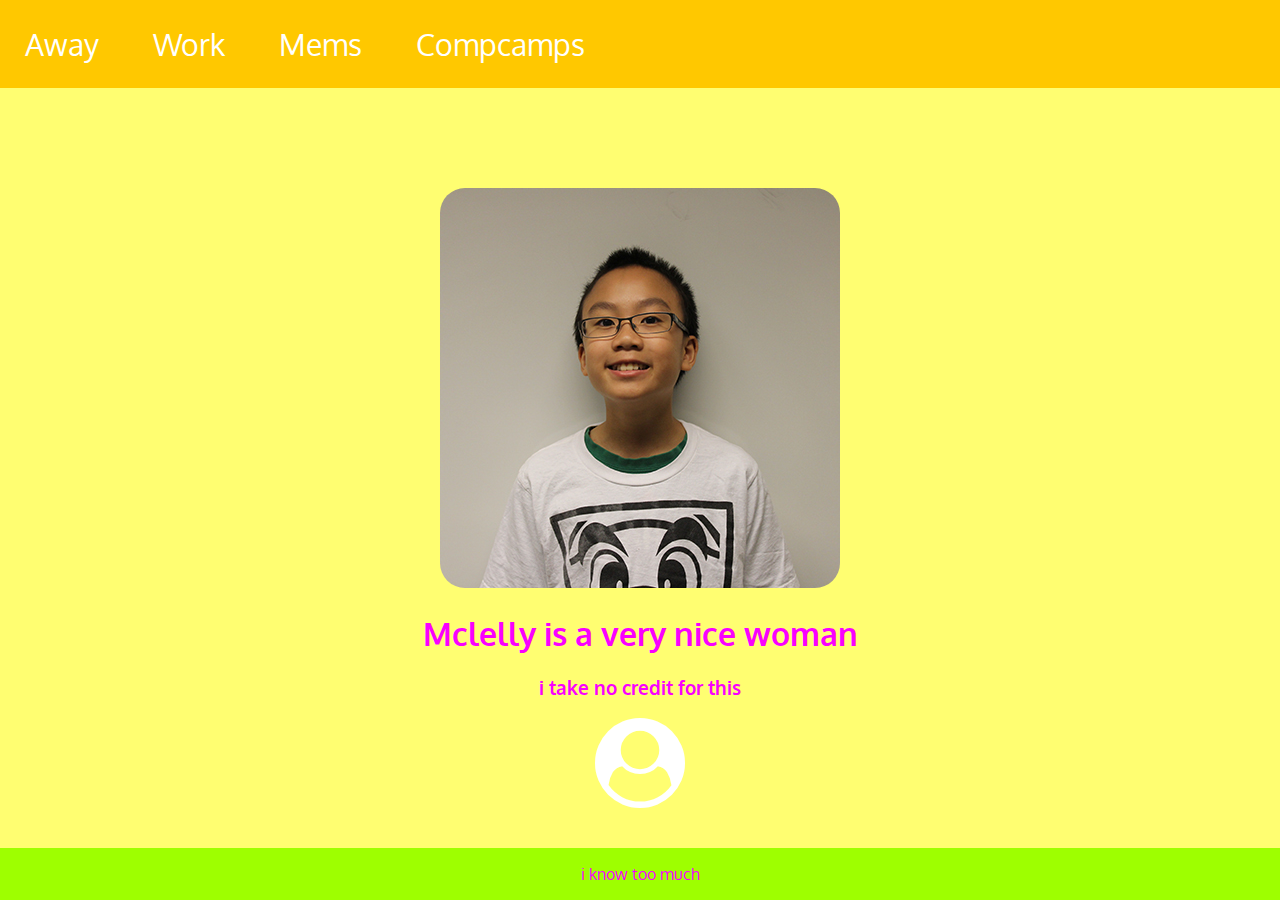
<file: index.html>
<!DOCTYPE html>
<html>
  <head>
    <title> you smell </title>
    <link href="css/magic.css" rel="stylesheet">
    <link href="https://fonts.googleapis.com/css?family=Oxygen" rel="stylesheet">
    <link href="https://maxcdn.bootstrapcdn.com/font-awesome/4.7.0/css/font-awesome.min.css" rel="stylesheet" integrity="sha384-wvfXpqpZZVQGK6TAh5PVlGOfQNHSoD2xbE+QkPxCAFlNEevoEH3Sl0sibVcOQVnN" crossorigin="anonymous">
  </head>

  <body>
    <div class="nav">
        <ul>
          <li class="nav-link"><a href="index.html">Away</a></li>
          <li class="nav-link"><a href="project.html">Work</a></li>
          <li class="nav-link"><a href="realproject.html">Mems</a></li>
          <li class="nav-link"><a href="http://compcamps.com">Compcamps</a></li>
        </ul>
      </div>
      <div class="container">
        <img src="img/mluu.jpg" alt="bad child" class="image"/>
        <h1> Mclelly is a very nice woman </h1>
        <h3> i take no credit for this </h3>
        <p>  </p>
        <a href="https://discord.gg/eQvMHng"><i class="fa fa-user-circle fa-3x"></i></a>
      </div>
      <div class="footer">i know too much</div>
  </body>

</html>
</file>
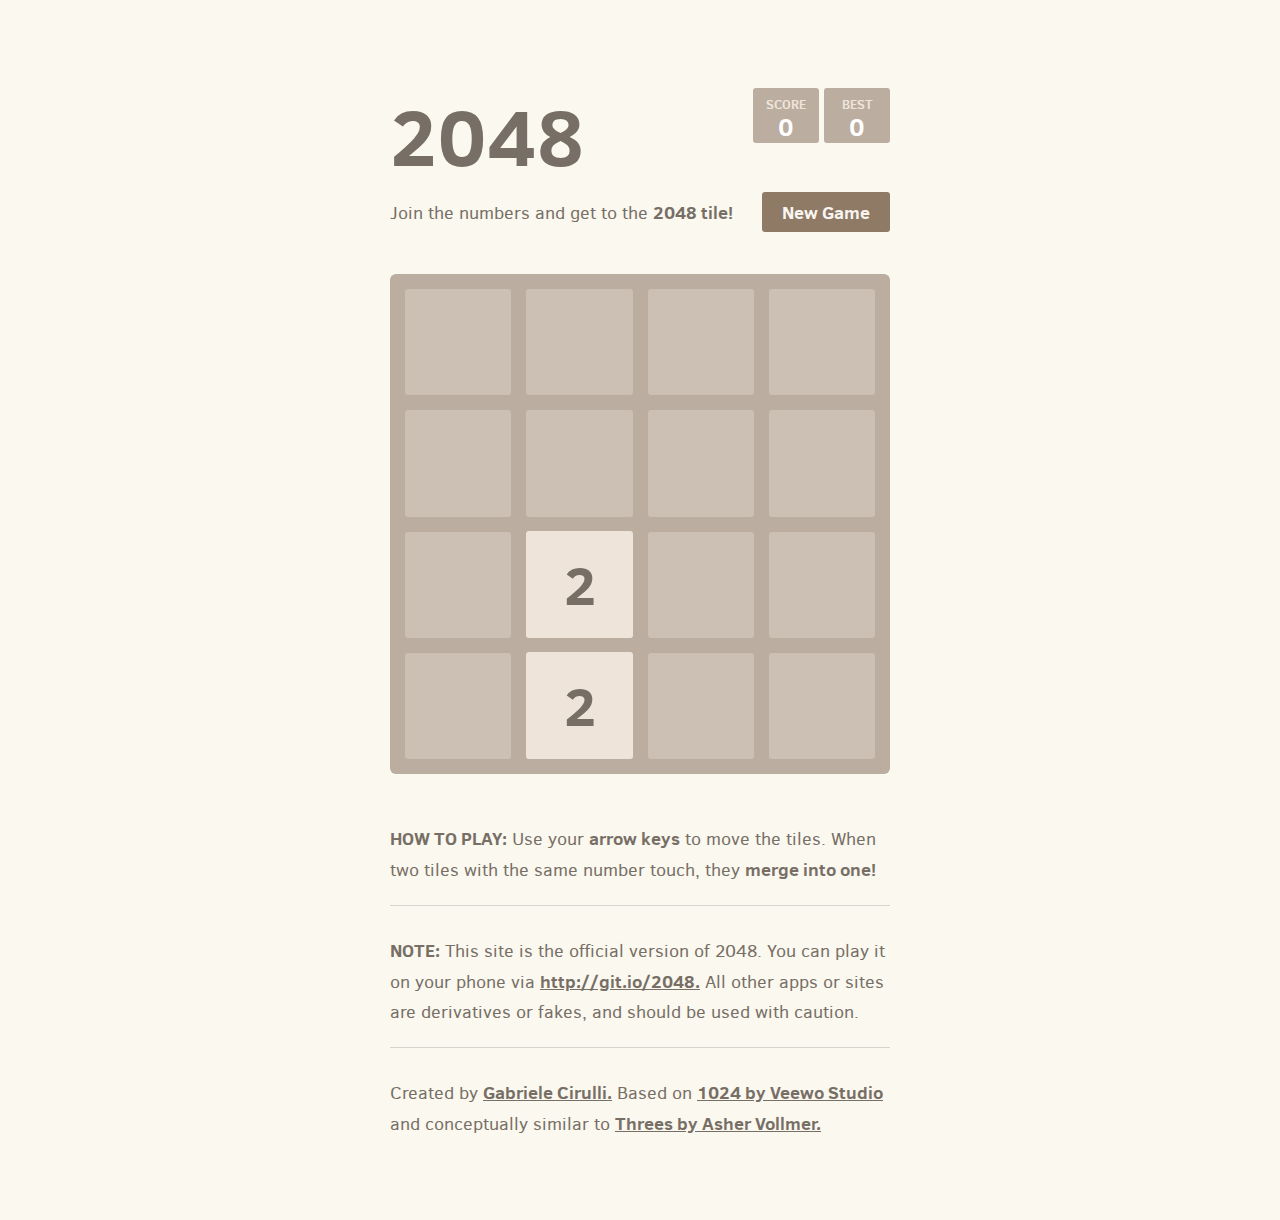
<file: 2048-master/index.html>
<!DOCTYPE html>
<html>
<head>
  <meta charset="utf-8">
  <title>2048</title>

  <link href="style/main.css" rel="stylesheet" type="text/css">
  <link rel="shortcut icon" href="favicon.ico">
  <link rel="apple-touch-icon" href="meta/apple-touch-icon.png">
  <link rel="apple-touch-startup-image" href="meta/apple-touch-startup-image-640x1096.png" media="(device-width: 320px) and (device-height: 568px) and (-webkit-device-pixel-ratio: 2)"> <!-- iPhone 5+ -->
  <link rel="apple-touch-startup-image" href="meta/apple-touch-startup-image-640x920.png"  media="(device-width: 320px) and (device-height: 480px) and (-webkit-device-pixel-ratio: 2)"> <!-- iPhone, retina -->
  <meta name="apple-mobile-web-app-capable" content="yes">
  <meta name="apple-mobile-web-app-status-bar-style" content="black">

  <meta name="HandheldFriendly" content="True">
  <meta name="MobileOptimized" content="320">
  <meta name="viewport" content="width=device-width, target-densitydpi=160dpi, initial-scale=1.0, maximum-scale=1, user-scalable=no, minimal-ui">
</head>
<body>
  <div class="container">
    <div class="heading">
      <h1 class="title">2048</h1>
      <div class="scores-container">
        <div class="score-container">0</div>
        <div class="best-container">0</div>
      </div>
    </div>

    <div class="above-game">
      <p class="game-intro">Join the numbers and get to the <strong>2048 tile!</strong></p>
      <a class="restart-button">New Game</a>
    </div>

    <div class="game-container">
      <div class="game-message">
        <p></p>
        <div class="lower">
	        <a class="keep-playing-button">Keep going</a>
          <a class="retry-button">Try again</a>
        </div>
      </div>

      <div class="grid-container">
        <div class="grid-row">
          <div class="grid-cell"></div>
          <div class="grid-cell"></div>
          <div class="grid-cell"></div>
          <div class="grid-cell"></div>
        </div>
        <div class="grid-row">
          <div class="grid-cell"></div>
          <div class="grid-cell"></div>
          <div class="grid-cell"></div>
          <div class="grid-cell"></div>
        </div>
        <div class="grid-row">
          <div class="grid-cell"></div>
          <div class="grid-cell"></div>
          <div class="grid-cell"></div>
          <div class="grid-cell"></div>
        </div>
        <div class="grid-row">
          <div class="grid-cell"></div>
          <div class="grid-cell"></div>
          <div class="grid-cell"></div>
          <div class="grid-cell"></div>
        </div>
      </div>

      <div class="tile-container">

      </div>
    </div>

    <p class="game-explanation">
      <strong class="important">How to play:</strong> Use your <strong>arrow keys</strong> to move the tiles. When two tiles with the same number touch, they <strong>merge into one!</strong>
    </p>
    <hr>
    <p>
    <strong class="important">Note:</strong> This site is the official version of 2048. You can play it on your phone via <a href="http://git.io/2048">http://git.io/2048.</a> All other apps or sites are derivatives or fakes, and should be used with caution.
    </p>
    <hr>
    <p>
    Created by <a href="http://gabrielecirulli.com" target="_blank">Gabriele Cirulli.</a> Based on <a href="https://itunes.apple.com/us/app/1024!/id823499224" target="_blank">1024 by Veewo Studio</a> and conceptually similar to <a href="http://asherv.com/threes/" target="_blank">Threes by Asher Vollmer.</a>
    </p>
  </div>

  <script src="js/bind_polyfill.js"></script>
  <script src="js/classlist_polyfill.js"></script>
  <script src="js/animframe_polyfill.js"></script>
  <script src="js/keyboard_input_manager.js"></script>
  <script src="js/html_actuator.js"></script>
  <script src="js/grid.js"></script>
  <script src="js/tile.js"></script>
  <script src="js/local_storage_manager.js"></script>
  <script src="js/game_manager.js"></script>
  <script src="js/application.js"></script>
</body>
</html>
</file>
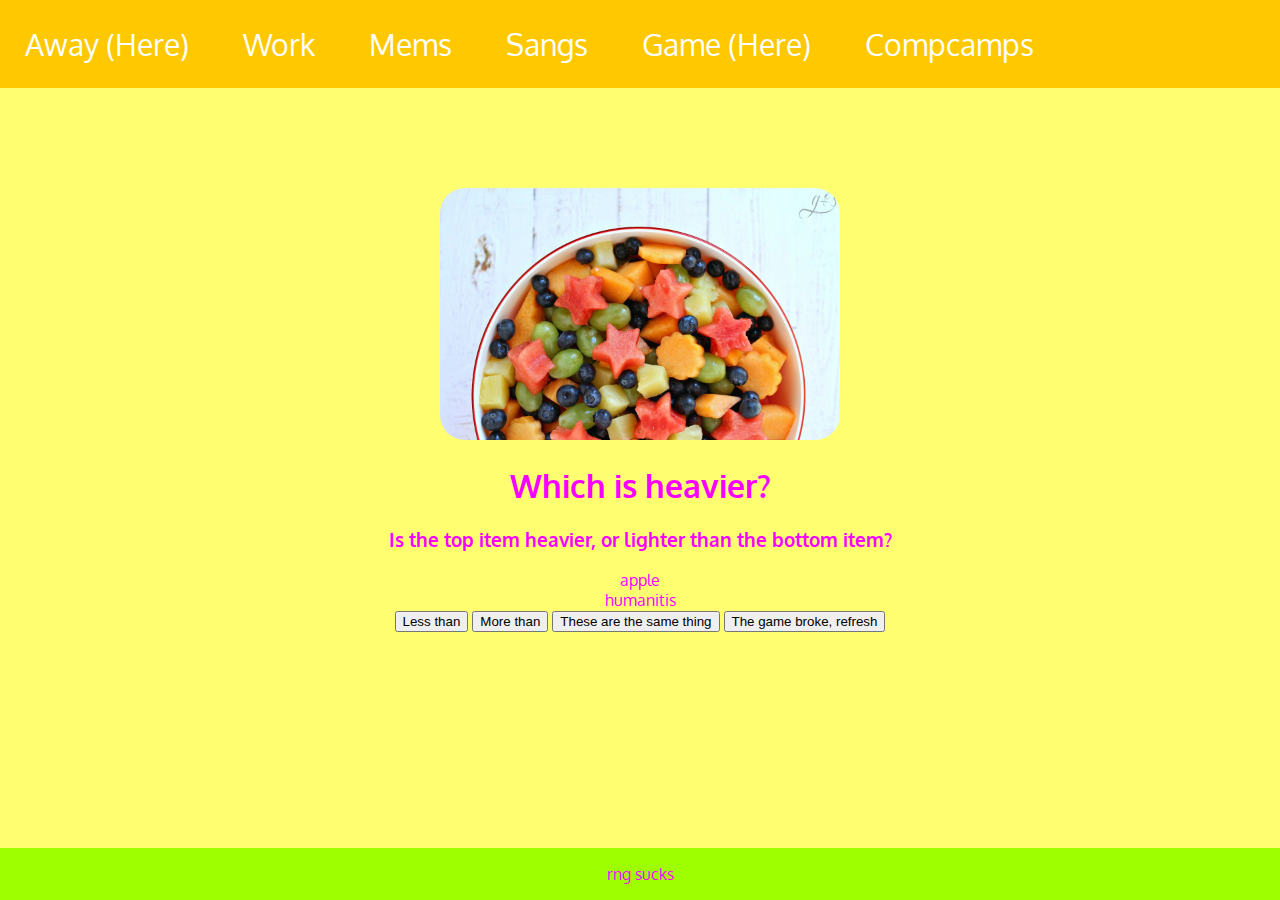
<file: fun.html>
<!DOCTYPE html>
<html>
  <head>
    <title> you laugh </title>
    <link href="css/magic.css" rel="stylesheet">
    <link href="https://fonts.googleapis.com/css?family=Oxygen" rel="stylesheet">
    <link href="https://maxcdn.bootstrapcdn.com/font-awesome/4.7.0/css/font-awesome.min.css" rel="stylesheet" integrity="sha384-wvfXpqpZZVQGK6TAh5PVlGOfQNHSoD2xbE+QkPxCAFlNEevoEH3Sl0sibVcOQVnN" crossorigin="anonymous">
  </head>

  <body>
    <div class="nav">
        <ul>
          <li class="nav-link"><a href="index.html">Away (Here)</a></li>
          <li class="nav-link"><a href="project.html">Work</a></li>
          <li class="nav-link"><a href="realproject.html">Mems</a></li>
          <li class="nav-link"><a href="music.html">Sangs</a></li>
          <li class="nav-link"><a href="fun.html">Game (Here)</a></li>
          <li class="nav-link"><a href="http://compcamps.com">Compcamps</a></li>
        </ul>
      </div>
      <div class="container">
        <img src="img/Easy-Fruit-Salad.jpg" alt="COOLRANGE DORITOS" class="image"/>
        <h1> Which is heavier? </h1>
        <h3> Is the top item heavier, or lighter than the bottom item? </h3>
        <div class="game">
          <div class="first">
          </div>
          <div class="second">
          </div>

        <button type="button" button id="first">Less than</button>
        <button type="button" button id="second">More than</button>
        <button type="button" button id="third">These are the same thing</button>
        <button type="button" button id="fourth">The game broke, refresh</button>
      </div>
        <script src="js/game.js"></script>
      </div>
      <div class="footer">rng sucks</div>
  </body>

</html>
</file>
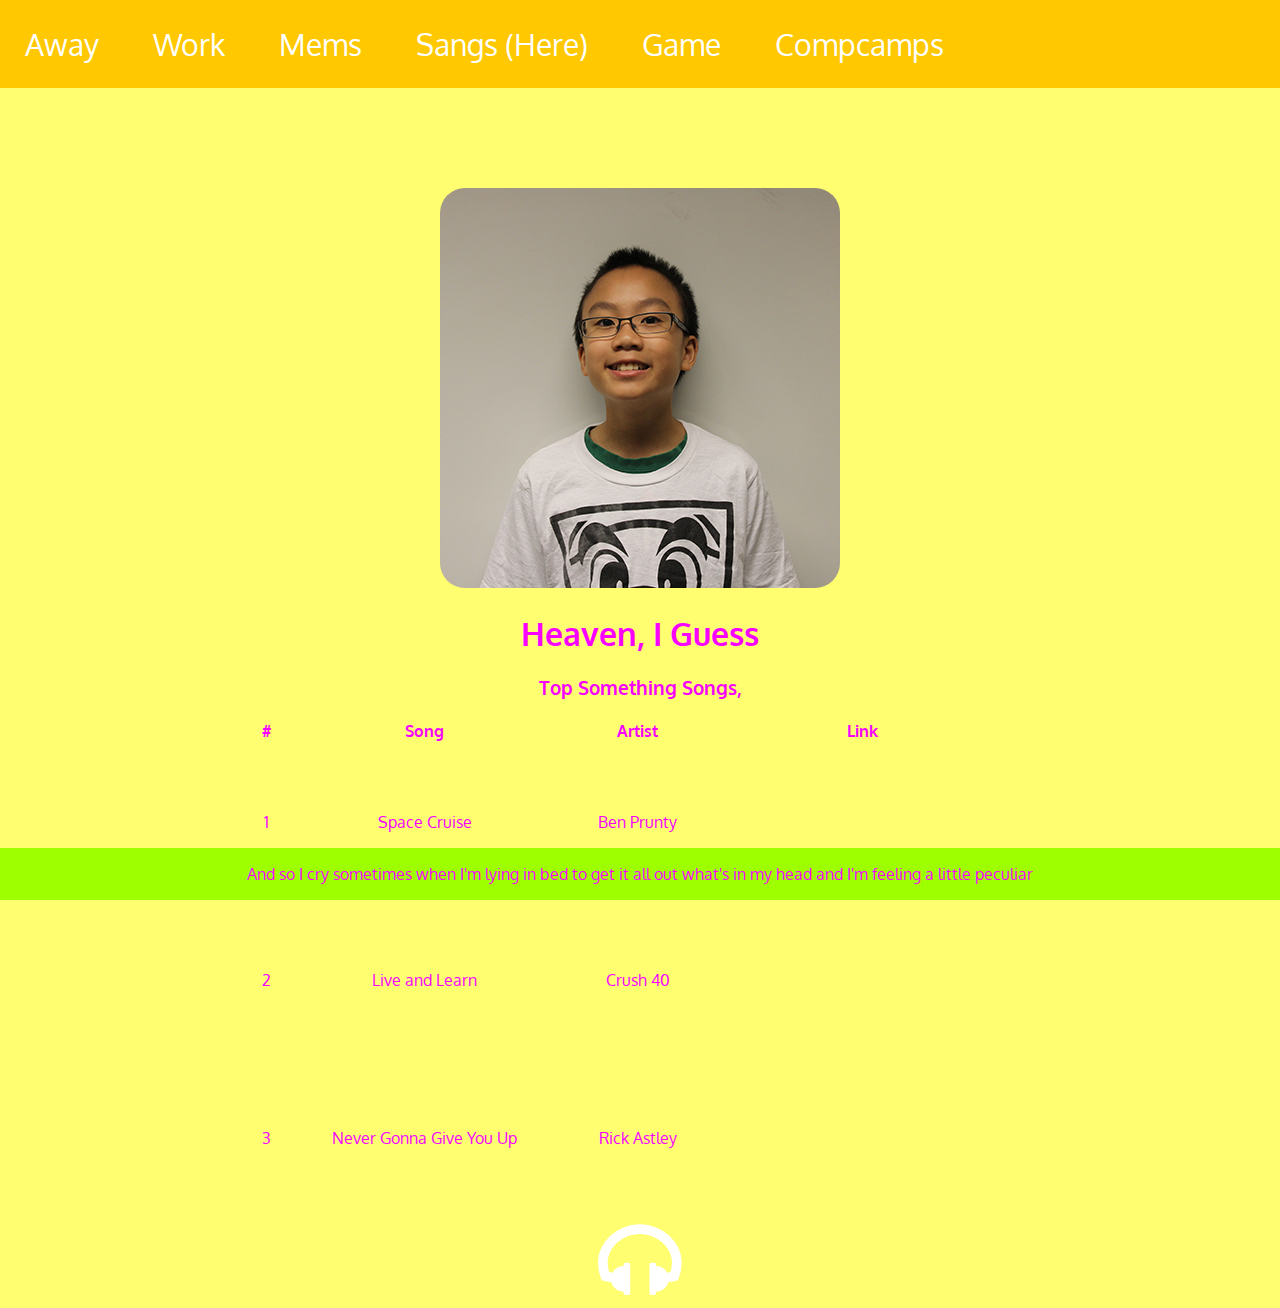
<file: music.html>
<!DOCTYPE html>
<html>
  <head>
    <title> you hear </title>
    <link href="css/magic.css" rel="stylesheet">
    <link href="https://fonts.googleapis.com/css?family=Oxygen" rel="stylesheet">
    <link href="https://maxcdn.bootstrapcdn.com/font-awesome/4.7.0/css/font-awesome.min.css" rel="stylesheet" integrity="sha384-wvfXpqpZZVQGK6TAh5PVlGOfQNHSoD2xbE+QkPxCAFlNEevoEH3Sl0sibVcOQVnN" crossorigin="anonymous">
  </head>

  <body>
    <div class="nav">
        <ul>
          <li class="nav-link"><a href="index.html">Away</a></li>
          <li class="nav-link"><a href="project.html">Work</a></li>
          <li class="nav-link"><a href="realproject.html">Mems</a></li>
          <li class="nav-link"><a class="active" href="music.html">Sangs (Here)</a></li>
          <li class="nav-link"><a href="fun.html">Game</a></li>
          <li class="nav-link"><a href="http://compcamps.com">Compcamps</a></li>
        </ul>
      </div>
      <div class="container">
        <img src="img/mluu.jpg" alt="bad child" class="image"/>
        <h1> Heaven, I Guess </h1>
        <h3> Top Something Songs, </h3>
        <table>
          <thead>
            <tr>
              <th>#</th>
              <th>Song</th>
              <th>Artist</th>
              <th>Link</th>
            </tr>
          </thead>
          <tbody>
          </tbody>
        </table>
        <a href=""><i class="fa fa-headphones fa-3x"></i></a>
      </div>
      <script src="js/othermain.js"></script>
      <div class="footer">And so I cry sometimes when I'm lying in bed to get it all out what's in my head and I'm feeling a little peculiar</div>
  </body>

</html>
<!--i'm so proud of myself-->
<!--<tr>
  <td>1</td>
  <td>Space Cruise</td>
  <td>Ben Prunty</td>
  <td><iframe src="https://www.youtube.com/embed/WiXWfxHHdAU" frameborder="0" allowfullscreen></iframe></td>
</tr>
<tr>
  <td>2</td>
  <td>Live and Learn</td>
  <td>Crush 40</td>
  <td><iframe src="https://www.youtube.com/embed/3gPBmDptqlQ" frameborder="0" allowfullscreen></iframe></td>
</tr>
<tr>
  <td>3</td>
  <td>Never Gonna Give You Up</td>
  <td>Rick Astley</td>
  <td><iframe src="https://www.youtube.com/embed/dQw4w9WgXcQ" frameborder="0" allowfullscreen></iframe></td>
</tr>-->
</file>
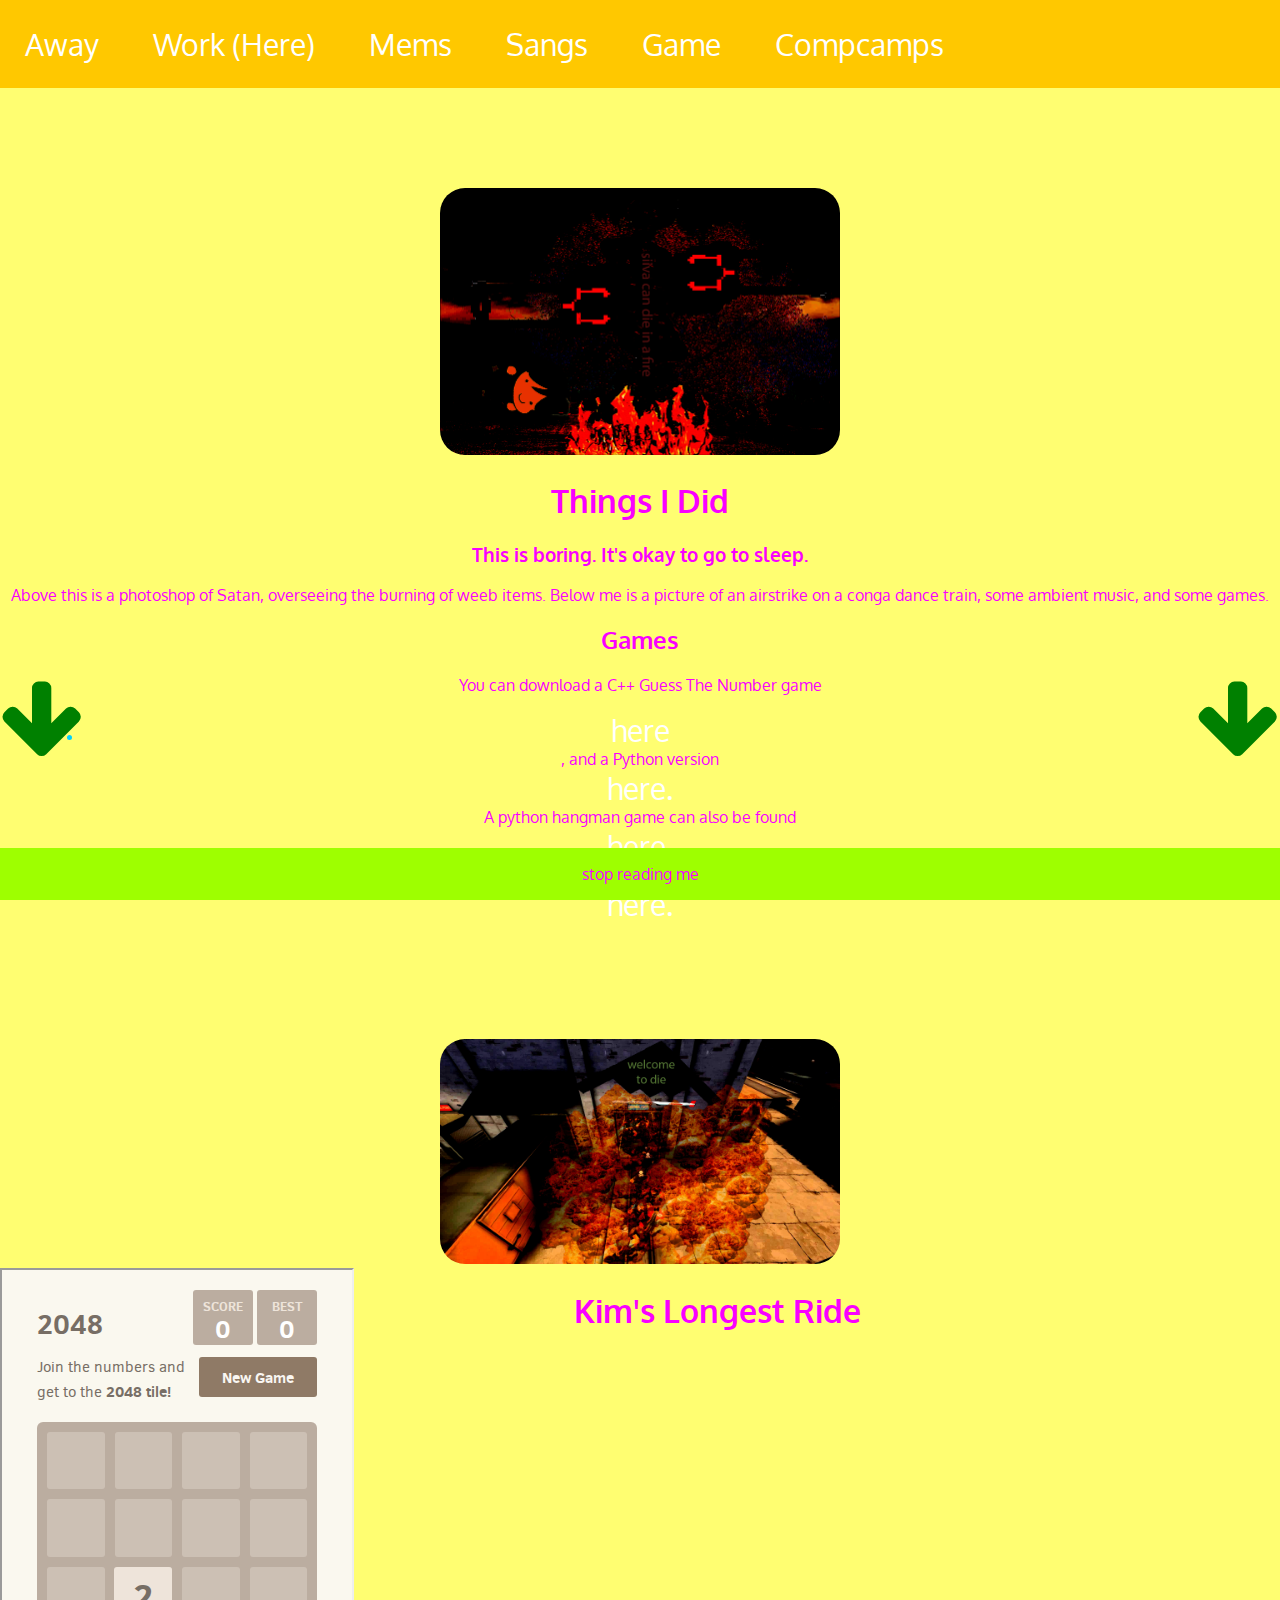
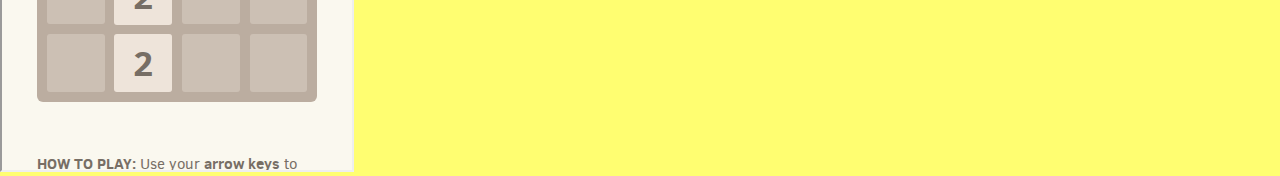
<file: project.html>
<!DOCTYPE html>
<html>
  <head>
    <title> you still smell </title>
    <link href="css/magic.css" rel="stylesheet">
    <link href="https://fonts.googleapis.com/css?family=Oxygen" rel="stylesheet">
    <link href="https://maxcdn.bootstrapcdn.com/font-awesome/4.7.0/css/font-awesome.min.css" rel="stylesheet" integrity="sha384-wvfXpqpZZVQGK6TAh5PVlGOfQNHSoD2xbE+QkPxCAFlNEevoEH3Sl0sibVcOQVnN" crossorigin="anonymous">
  </head>

  <body>
    <div class="nav">
        <ul>
          <li class="nav-link"><a href="index.html">Away</a></li>
          <li class="nav-link"><a href="project.html">Work (Here)</a></li>
          <li class="nav-link"><a href="realproject.html">Mems</a></li>
          <li class="nav-link"><a href="music.html">Sangs</a></li>
          <li class="nav-link"><a href="fun.html">Game</a></li>
          <li class="nav-link"><a href="http://compcamps.com">Compcamps</a></li>
        </ul>
      </div>


      <div class="container">
        <img src="img/actuallyworkplease.png" alt="bad child, get some work done" class="image">
        <h1> Things I Did</h1>
        <h3> This is boring. It's okay to go to sleep. </h3>
        <p> Above this is a photoshop of Satan, overseeing the burning of weeb items. Below me is a picture of an airstrike on a conga dance train, some ambient music, and some games.</p>
        <h2>Games</h2>
        <div class = "containertwo">
          <a href="https://discord.gg/eQvMHng"><i class="fa fa-arrow-down fa-3x" style="color:green"></i></a>
        </div>
        <div class = "containerthree">
          <a href=" "><i class="fa fa-arrow-down fa-3x" style="color:green"></i></a>
        </div>
        <p>You can download a C++ Guess The Number game <li class="downloadable"><a href="c++/main.cpp">here</a></li>, and a Python version <li class="downloadable"><a href="python/the number.py">here.</a></li> A python hangman game can also be found <li class="downloadable"><a href="python/hangee mano.py">here.</a></li> Finally, I made a corpse test <li class="downloadable"><a href="python/i'm dead.py">here.</a></li></p>

        <img src="img/die conga scum.jpg" alt="bad child, get some work done" class="image">

      </div>
      <div class = "containertwo">
        <iframe src="https://www.youtube.com/embed/7puzp34wY6M" frameborder="0" allowfullscreen width="200" height="200"></iframe>

      </div>
      <div class = "containerthree">
        <iframe src="2048-master/index.html" width="350" height="500"></iframe>
      </div>

      <div class="container">
        <h1> Kim's Longest Ride</h1>
        <iframe width="560" height="315" src="https://www.youtube.com/embed/DpcxxI-VZD4" frameborder="0" allowfullscreen></iframe>
      </div>

      <div class="footer">stop reading me</div>
  </body>

</html>
</file>
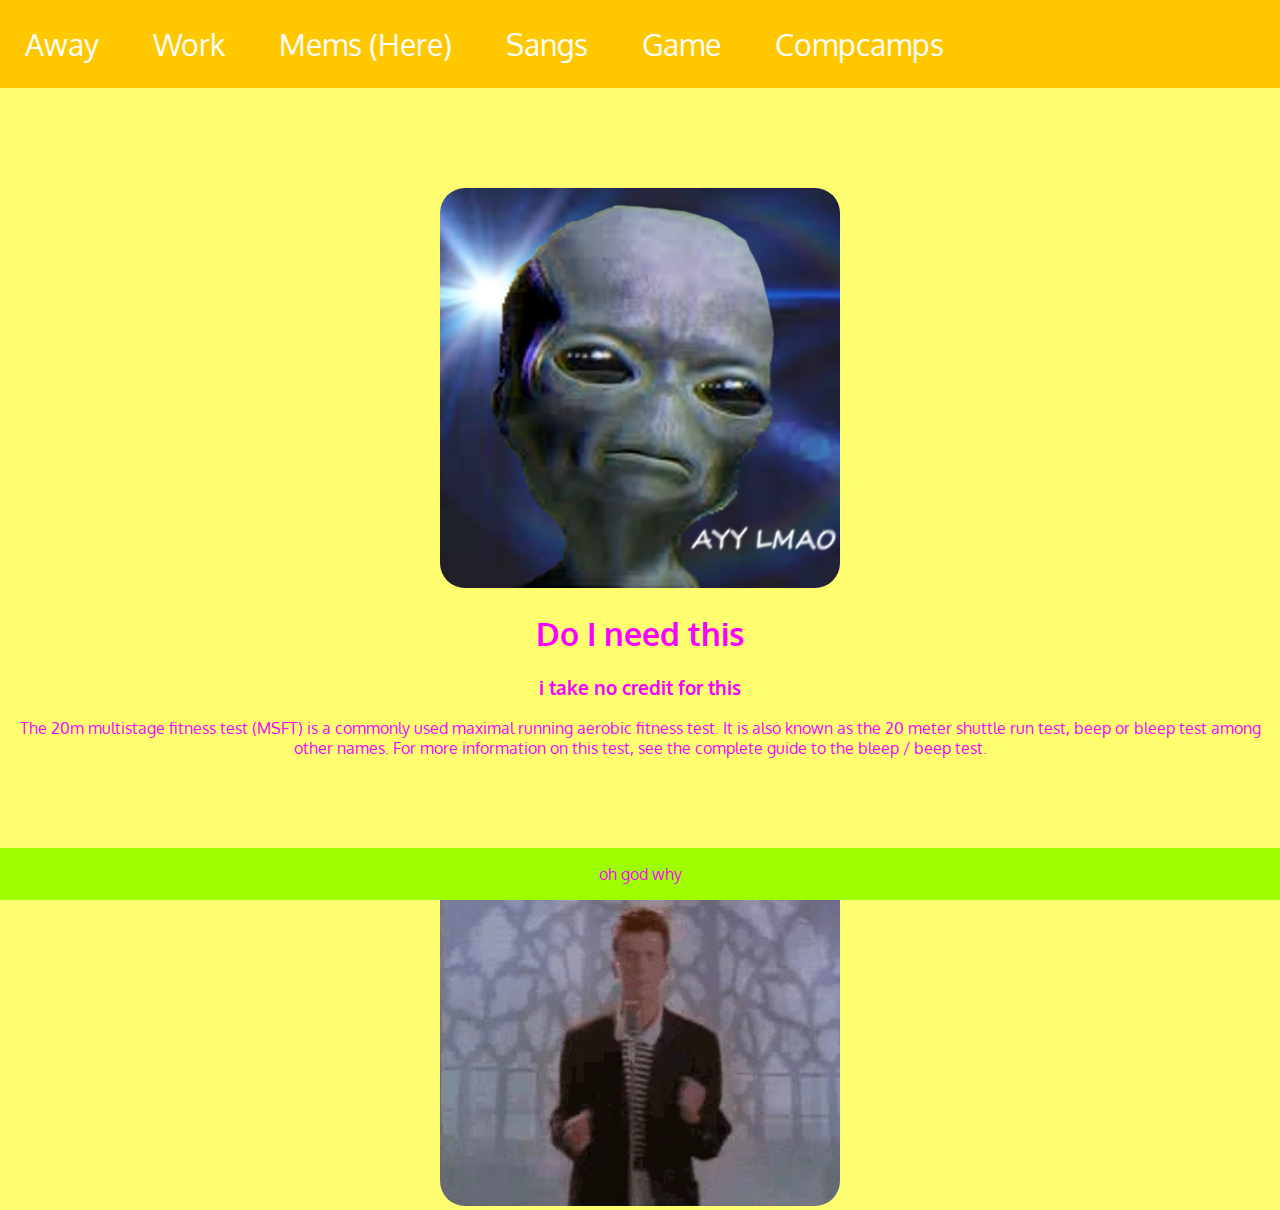
<file: realproject.html>
<!DOCTYPE html>
<html>
  <head>
    <title> Twenty-five years and my life is still Trying to get up that great big hill of hope For a destination </title>
    <link href="css/magic.css" rel="stylesheet">
    <link href="https://fonts.googleapis.com/css?family=Oxygen" rel="stylesheet">
    <link href="https://maxcdn.bootstrapcdn.com/font-awesome/4.7.0/css/font-awesome.min.css" rel="stylesheet" integrity="sha384-wvfXpqpZZVQGK6TAh5PVlGOfQNHSoD2xbE+QkPxCAFlNEevoEH3Sl0sibVcOQVnN" crossorigin="anonymous">
  </head>

  <body>
    <div class="nav">
        <ul>
          <li class="nav-link"><a href="index.html">Away</a></li>
          <li class="nav-link"><a href="project.html">Work</a></li>
          <li class="nav-link"><a href="realproject.html">Mems (Here)</a></li>
          <li class="nav-link"><a href="music.html">Sangs</a></li>
          <li class="nav-link"><a href="fun.html">Game</a></li>
          <li class="nav-link"><a href="http://compcamps.com">Compcamps</a></li>
        </ul>
      </div>
      <div class="container">
        <img src="img/photo.jpg" alt="bad child, memes are bad" class="image"/>
        <h1> Do I need this </h1>
        <h3> i take no credit for this </h3>
        <p> The 20m multistage fitness test (MSFT) is a commonly used maximal running aerobic fitness test. It is also known as the 20 meter shuttle run test, beep or bleep test among other names. For more information on this test, see the complete guide to the bleep / beep test. </p>
        <img src="img/giphy.webp" alt="bad child, memes are bad" class="image"/>
      </div>
      <div class="footer">oh god why</div>
  </body>

</html>
</file>
<file: css/magic.css>
html, body{
  width: 100%;
  margin: 0;
  padding: 0;

  background-color: #FFFE71;
  font-family: 'Oxygen', sans-serif;
  color: #F900FF;
}

.container{
  text-align: center;
}

.image{
  width: 400px;
  margin-top: 100px;
  border-radius: 25px;
}

a{
  color: white;
  text-decoration: none;
  font-size: 30px;
  -webkit-transition: all 0.5s
}

a:hover{
  -webkit-transition: all 0.5s;
  color: black;
  padding: 35px;
  text-decoration: none;
  font-size: 35px;
}

ul{
  margin:0;
  padding:0;
}

.nav{
  margin:0;
  padding:0;
  background-color: #FFC800;
}
.nav-link{
  display: inline-block;
  padding: 25px;
}

.footer{
  position: fixed;
  right: 0;
  bottom: 0;
  left: 0;
  padding: 1rem;
  background-color: #9EFF00;
  text-align: center;
}

.containertwo{
  text-align: right;
  margin: 0;
  padding: 0;
  float: right;
}
.containerthree{
  right: 0
  left: 0;
  bottom: 0;
  margin: 0;
  padding: 0;
  float: left;
}
.active{

}

table{
  width: 60%;
  margin-left: 20%;
  padding: 0;
  margin-right: 20%;
}

td > iframe {
  width: 200px;
}

.downloadable{
  color: #00D0FF;
}
</file>
<file: 2048-master/style/main.css>
@import url(fonts/clear-sans.css);
html, body {
  margin: 0;
  padding: 0;
  background: #faf8ef;
  color: #776e65;
  font-family: "Clear Sans", "Helvetica Neue", Arial, sans-serif;
  font-size: 18px; }

body {
  margin: 80px 0; }

.heading:after {
  content: "";
  display: block;
  clear: both; }

h1.title {
  font-size: 80px;
  font-weight: bold;
  margin: 0;
  display: block;
  float: left; }

@-webkit-keyframes move-up {
  0% {
    top: 25px;
    opacity: 1; }

  100% {
    top: -50px;
    opacity: 0; } }
@-moz-keyframes move-up {
  0% {
    top: 25px;
    opacity: 1; }

  100% {
    top: -50px;
    opacity: 0; } }
@keyframes move-up {
  0% {
    top: 25px;
    opacity: 1; }

  100% {
    top: -50px;
    opacity: 0; } }
.scores-container {
  float: right;
  text-align: right; }

.score-container, .best-container {
  position: relative;
  display: inline-block;
  background: #bbada0;
  padding: 15px 25px;
  font-size: 25px;
  height: 25px;
  line-height: 47px;
  font-weight: bold;
  border-radius: 3px;
  color: white;
  margin-top: 8px;
  text-align: center; }
  .score-container:after, .best-container:after {
    position: absolute;
    width: 100%;
    top: 10px;
    left: 0;
    text-transform: uppercase;
    font-size: 13px;
    line-height: 13px;
    text-align: center;
    color: #eee4da; }
  .score-container .score-addition, .best-container .score-addition {
    position: absolute;
    right: 30px;
    color: red;
    font-size: 25px;
    line-height: 25px;
    font-weight: bold;
    color: rgba(119, 110, 101, 0.9);
    z-index: 100;
    -webkit-animation: move-up 600ms ease-in;
    -moz-animation: move-up 600ms ease-in;
    animation: move-up 600ms ease-in;
    -webkit-animation-fill-mode: both;
    -moz-animation-fill-mode: both;
    animation-fill-mode: both; }

.score-container:after {
  content: "Score"; }

.best-container:after {
  content: "Best"; }

p {
  margin-top: 0;
  margin-bottom: 10px;
  line-height: 1.65; }

a {
  color: #776e65;
  font-weight: bold;
  text-decoration: underline;
  cursor: pointer; }

strong.important {
  text-transform: uppercase; }

hr {
  border: none;
  border-bottom: 1px solid #d8d4d0;
  margin-top: 20px;
  margin-bottom: 30px; }

.container {
  width: 500px;
  margin: 0 auto; }

@-webkit-keyframes fade-in {
  0% {
    opacity: 0; }

  100% {
    opacity: 1; } }
@-moz-keyframes fade-in {
  0% {
    opacity: 0; }

  100% {
    opacity: 1; } }
@keyframes fade-in {
  0% {
    opacity: 0; }

  100% {
    opacity: 1; } }
.game-container {
  margin-top: 40px;
  position: relative;
  padding: 15px;
  cursor: default;
  -webkit-touch-callout: none;
  -ms-touch-callout: none;
  -webkit-user-select: none;
  -moz-user-select: none;
  -ms-user-select: none;
  -ms-touch-action: none;
  touch-action: none;
  background: #bbada0;
  border-radius: 6px;
  width: 500px;
  height: 500px;
  -webkit-box-sizing: border-box;
  -moz-box-sizing: border-box;
  box-sizing: border-box; }
  .game-container .game-message {
    display: none;
    position: absolute;
    top: 0;
    right: 0;
    bottom: 0;
    left: 0;
    background: rgba(238, 228, 218, 0.5);
    z-index: 100;
    text-align: center;
    -webkit-animation: fade-in 800ms ease 1200ms;
    -moz-animation: fade-in 800ms ease 1200ms;
    animation: fade-in 800ms ease 1200ms;
    -webkit-animation-fill-mode: both;
    -moz-animation-fill-mode: both;
    animation-fill-mode: both; }
    .game-container .game-message p {
      font-size: 60px;
      font-weight: bold;
      height: 60px;
      line-height: 60px;
      margin-top: 222px; }
    .game-container .game-message .lower {
      display: block;
      margin-top: 59px; }
    .game-container .game-message a {
      display: inline-block;
      background: #8f7a66;
      border-radius: 3px;
      padding: 0 20px;
      text-decoration: none;
      color: #f9f6f2;
      height: 40px;
      line-height: 42px;
      margin-left: 9px; }
      .game-container .game-message a.keep-playing-button {
        display: none; }
    .game-container .game-message.game-won {
      background: rgba(237, 194, 46, 0.5);
      color: #f9f6f2; }
      .game-container .game-message.game-won a.keep-playing-button {
        display: inline-block; }
    .game-container .game-message.game-won, .game-container .game-message.game-over {
      display: block; }

.grid-container {
  position: absolute;
  z-index: 1; }

.grid-row {
  margin-bottom: 15px; }
  .grid-row:last-child {
    margin-bottom: 0; }
  .grid-row:after {
    content: "";
    display: block;
    clear: both; }

.grid-cell {
  width: 106.25px;
  height: 106.25px;
  margin-right: 15px;
  float: left;
  border-radius: 3px;
  background: rgba(238, 228, 218, 0.35); }
  .grid-cell:last-child {
    margin-right: 0; }

.tile-container {
  position: absolute;
  z-index: 2; }

.tile, .tile .tile-inner {
  width: 107px;
  height: 107px;
  line-height: 107px; }
.tile.tile-position-1-1 {
  -webkit-transform: translate(0px, 0px);
  -moz-transform: translate(0px, 0px);
  -ms-transform: translate(0px, 0px);
  transform: translate(0px, 0px); }
.tile.tile-position-1-2 {
  -webkit-transform: translate(0px, 121px);
  -moz-transform: translate(0px, 121px);
  -ms-transform: translate(0px, 121px);
  transform: translate(0px, 121px); }
.tile.tile-position-1-3 {
  -webkit-transform: translate(0px, 242px);
  -moz-transform: translate(0px, 242px);
  -ms-transform: translate(0px, 242px);
  transform: translate(0px, 242px); }
.tile.tile-position-1-4 {
  -webkit-transform: translate(0px, 363px);
  -moz-transform: translate(0px, 363px);
  -ms-transform: translate(0px, 363px);
  transform: translate(0px, 363px); }
.tile.tile-position-2-1 {
  -webkit-transform: translate(121px, 0px);
  -moz-transform: translate(121px, 0px);
  -ms-transform: translate(121px, 0px);
  transform: translate(121px, 0px); }
.tile.tile-position-2-2 {
  -webkit-transform: translate(121px, 121px);
  -moz-transform: translate(121px, 121px);
  -ms-transform: translate(121px, 121px);
  transform: translate(121px, 121px); }
.tile.tile-position-2-3 {
  -webkit-transform: translate(121px, 242px);
  -moz-transform: translate(121px, 242px);
  -ms-transform: translate(121px, 242px);
  transform: translate(121px, 242px); }
.tile.tile-position-2-4 {
  -webkit-transform: translate(121px, 363px);
  -moz-transform: translate(121px, 363px);
  -ms-transform: translate(121px, 363px);
  transform: translate(121px, 363px); }
.tile.tile-position-3-1 {
  -webkit-transform: translate(242px, 0px);
  -moz-transform: translate(242px, 0px);
  -ms-transform: translate(242px, 0px);
  transform: translate(242px, 0px); }
.tile.tile-position-3-2 {
  -webkit-transform: translate(242px, 121px);
  -moz-transform: translate(242px, 121px);
  -ms-transform: translate(242px, 121px);
  transform: translate(242px, 121px); }
.tile.tile-position-3-3 {
  -webkit-transform: translate(242px, 242px);
  -moz-transform: translate(242px, 242px);
  -ms-transform: translate(242px, 242px);
  transform: translate(242px, 242px); }
.tile.tile-position-3-4 {
  -webkit-transform: translate(242px, 363px);
  -moz-transform: translate(242px, 363px);
  -ms-transform: translate(242px, 363px);
  transform: translate(242px, 363px); }
.tile.tile-position-4-1 {
  -webkit-transform: translate(363px, 0px);
  -moz-transform: translate(363px, 0px);
  -ms-transform: translate(363px, 0px);
  transform: translate(363px, 0px); }
.tile.tile-position-4-2 {
  -webkit-transform: translate(363px, 121px);
  -moz-transform: translate(363px, 121px);
  -ms-transform: translate(363px, 121px);
  transform: translate(363px, 121px); }
.tile.tile-position-4-3 {
  -webkit-transform: translate(363px, 242px);
  -moz-transform: translate(363px, 242px);
  -ms-transform: translate(363px, 242px);
  transform: translate(363px, 242px); }
.tile.tile-position-4-4 {
  -webkit-transform: translate(363px, 363px);
  -moz-transform: translate(363px, 363px);
  -ms-transform: translate(363px, 363px);
  transform: translate(363px, 363px); }

.tile {
  position: absolute;
  -webkit-transition: 100ms ease-in-out;
  -moz-transition: 100ms ease-in-out;
  transition: 100ms ease-in-out;
  -webkit-transition-property: -webkit-transform;
  -moz-transition-property: -moz-transform;
  transition-property: transform; }
  .tile .tile-inner {
    border-radius: 3px;
    background: #eee4da;
    text-align: center;
    font-weight: bold;
    z-index: 10;
    font-size: 55px; }
  .tile.tile-2 .tile-inner {
    background: #eee4da;
    box-shadow: 0 0 30px 10px rgba(243, 215, 116, 0), inset 0 0 0 1px rgba(255, 255, 255, 0); }
  .tile.tile-4 .tile-inner {
    background: #ede0c8;
    box-shadow: 0 0 30px 10px rgba(243, 215, 116, 0), inset 0 0 0 1px rgba(255, 255, 255, 0); }
  .tile.tile-8 .tile-inner {
    color: #f9f6f2;
    background: #f2b179; }
  .tile.tile-16 .tile-inner {
    color: #f9f6f2;
    background: #f59563; }
  .tile.tile-32 .tile-inner {
    color: #f9f6f2;
    background: #f67c5f; }
  .tile.tile-64 .tile-inner {
    color: #f9f6f2;
    background: #f65e3b; }
  .tile.tile-128 .tile-inner {
    color: #f9f6f2;
    background: #edcf72;
    box-shadow: 0 0 30px 10px rgba(243, 215, 116, 0.2381), inset 0 0 0 1px rgba(255, 255, 255, 0.14286);
    font-size: 45px; }
    @media screen and (max-width: 520px) {
      .tile.tile-128 .tile-inner {
        font-size: 25px; } }
  .tile.tile-256 .tile-inner {
    color: #f9f6f2;
    background: #edcc61;
    box-shadow: 0 0 30px 10px rgba(243, 215, 116, 0.31746), inset 0 0 0 1px rgba(255, 255, 255, 0.19048);
    font-size: 45px; }
    @media screen and (max-width: 520px) {
      .tile.tile-256 .tile-inner {
        font-size: 25px; } }
  .tile.tile-512 .tile-inner {
    color: #f9f6f2;
    background: #edc850;
    box-shadow: 0 0 30px 10px rgba(243, 215, 116, 0.39683), inset 0 0 0 1px rgba(255, 255, 255, 0.2381);
    font-size: 45px; }
    @media screen and (max-width: 520px) {
      .tile.tile-512 .tile-inner {
        font-size: 25px; } }
  .tile.tile-1024 .tile-inner {
    color: #f9f6f2;
    background: #edc53f;
    box-shadow: 0 0 30px 10px rgba(243, 215, 116, 0.47619), inset 0 0 0 1px rgba(255, 255, 255, 0.28571);
    font-size: 35px; }
    @media screen and (max-width: 520px) {
      .tile.tile-1024 .tile-inner {
        font-size: 15px; } }
  .tile.tile-2048 .tile-inner {
    color: #f9f6f2;
    background: #edc22e;
    box-shadow: 0 0 30px 10px rgba(243, 215, 116, 0.55556), inset 0 0 0 1px rgba(255, 255, 255, 0.33333);
    font-size: 35px; }
    @media screen and (max-width: 520px) {
      .tile.tile-2048 .tile-inner {
        font-size: 15px; } }
  .tile.tile-super .tile-inner {
    color: #f9f6f2;
    background: #3c3a32;
    font-size: 30px; }
    @media screen and (max-width: 520px) {
      .tile.tile-super .tile-inner {
        font-size: 10px; } }

@-webkit-keyframes appear {
  0% {
    opacity: 0;
    -webkit-transform: scale(0);
    -moz-transform: scale(0);
    -ms-transform: scale(0);
    transform: scale(0); }

  100% {
    opacity: 1;
    -webkit-transform: scale(1);
    -moz-transform: scale(1);
    -ms-transform: scale(1);
    transform: scale(1); } }
@-moz-keyframes appear {
  0% {
    opacity: 0;
    -webkit-transform: scale(0);
    -moz-transform: scale(0);
    -ms-transform: scale(0);
    transform: scale(0); }

  100% {
    opacity: 1;
    -webkit-transform: scale(1);
    -moz-transform: scale(1);
    -ms-transform: scale(1);
    transform: scale(1); } }
@keyframes appear {
  0% {
    opacity: 0;
    -webkit-transform: scale(0);
    -moz-transform: scale(0);
    -ms-transform: scale(0);
    transform: scale(0); }

  100% {
    opacity: 1;
    -webkit-transform: scale(1);
    -moz-transform: scale(1);
    -ms-transform: scale(1);
    transform: scale(1); } }
.tile-new .tile-inner {
  -webkit-animation: appear 200ms ease 100ms;
  -moz-animation: appear 200ms ease 100ms;
  animation: appear 200ms ease 100ms;
  -webkit-animation-fill-mode: backwards;
  -moz-animation-fill-mode: backwards;
  animation-fill-mode: backwards; }

@-webkit-keyframes pop {
  0% {
    -webkit-transform: scale(0);
    -moz-transform: scale(0);
    -ms-transform: scale(0);
    transform: scale(0); }

  50% {
    -webkit-transform: scale(1.2);
    -moz-transform: scale(1.2);
    -ms-transform: scale(1.2);
    transform: scale(1.2); }

  100% {
    -webkit-transform: scale(1);
    -moz-transform: scale(1);
    -ms-transform: scale(1);
    transform: scale(1); } }
@-moz-keyframes pop {
  0% {
    -webkit-transform: scale(0);
    -moz-transform: scale(0);
    -ms-transform: scale(0);
    transform: scale(0); }

  50% {
    -webkit-transform: scale(1.2);
    -moz-transform: scale(1.2);
    -ms-transform: scale(1.2);
    transform: scale(1.2); }

  100% {
    -webkit-transform: scale(1);
    -moz-transform: scale(1);
    -ms-transform: scale(1);
    transform: scale(1); } }
@keyframes pop {
  0% {
    -webkit-transform: scale(0);
    -moz-transform: scale(0);
    -ms-transform: scale(0);
    transform: scale(0); }

  50% {
    -webkit-transform: scale(1.2);
    -moz-transform: scale(1.2);
    -ms-transform: scale(1.2);
    transform: scale(1.2); }

  100% {
    -webkit-transform: scale(1);
    -moz-transform: scale(1);
    -ms-transform: scale(1);
    transform: scale(1); } }
.tile-merged .tile-inner {
  z-index: 20;
  -webkit-animation: pop 200ms ease 100ms;
  -moz-animation: pop 200ms ease 100ms;
  animation: pop 200ms ease 100ms;
  -webkit-animation-fill-mode: backwards;
  -moz-animation-fill-mode: backwards;
  animation-fill-mode: backwards; }

.above-game:after {
  content: "";
  display: block;
  clear: both; }

.game-intro {
  float: left;
  line-height: 42px;
  margin-bottom: 0; }

.restart-button {
  display: inline-block;
  background: #8f7a66;
  border-radius: 3px;
  padding: 0 20px;
  text-decoration: none;
  color: #f9f6f2;
  height: 40px;
  line-height: 42px;
  display: block;
  text-align: center;
  float: right; }

.game-explanation {
  margin-top: 50px; }

@media screen and (max-width: 520px) {
  html, body {
    font-size: 15px; }

  body {
    margin: 20px 0;
    padding: 0 20px; }

  h1.title {
    font-size: 27px;
    margin-top: 15px; }

  .container {
    width: 280px;
    margin: 0 auto; }

  .score-container, .best-container {
    margin-top: 0;
    padding: 15px 10px;
    min-width: 40px; }

  .heading {
    margin-bottom: 10px; }

  .game-intro {
    width: 55%;
    display: block;
    box-sizing: border-box;
    line-height: 1.65; }

  .restart-button {
    width: 42%;
    padding: 0;
    display: block;
    box-sizing: border-box;
    margin-top: 2px; }

  .game-container {
    margin-top: 17px;
    position: relative;
    padding: 10px;
    cursor: default;
    -webkit-touch-callout: none;
    -ms-touch-callout: none;
    -webkit-user-select: none;
    -moz-user-select: none;
    -ms-user-select: none;
    -ms-touch-action: none;
    touch-action: none;
    background: #bbada0;
    border-radius: 6px;
    width: 280px;
    height: 280px;
    -webkit-box-sizing: border-box;
    -moz-box-sizing: border-box;
    box-sizing: border-box; }
    .game-container .game-message {
      display: none;
      position: absolute;
      top: 0;
      right: 0;
      bottom: 0;
      left: 0;
      background: rgba(238, 228, 218, 0.5);
      z-index: 100;
      text-align: center;
      -webkit-animation: fade-in 800ms ease 1200ms;
      -moz-animation: fade-in 800ms ease 1200ms;
      animation: fade-in 800ms ease 1200ms;
      -webkit-animation-fill-mode: both;
      -moz-animation-fill-mode: both;
      animation-fill-mode: both; }
      .game-container .game-message p {
        font-size: 60px;
        font-weight: bold;
        height: 60px;
        line-height: 60px;
        margin-top: 222px; }
      .game-container .game-message .lower {
        display: block;
        margin-top: 59px; }
      .game-container .game-message a {
        display: inline-block;
        background: #8f7a66;
        border-radius: 3px;
        padding: 0 20px;
        text-decoration: none;
        color: #f9f6f2;
        height: 40px;
        line-height: 42px;
        margin-left: 9px; }
        .game-container .game-message a.keep-playing-button {
          display: none; }
      .game-container .game-message.game-won {
        background: rgba(237, 194, 46, 0.5);
        color: #f9f6f2; }
        .game-container .game-message.game-won a.keep-playing-button {
          display: inline-block; }
      .game-container .game-message.game-won, .game-container .game-message.game-over {
        display: block; }

  .grid-container {
    position: absolute;
    z-index: 1; }

  .grid-row {
    margin-bottom: 10px; }
    .grid-row:last-child {
      margin-bottom: 0; }
    .grid-row:after {
      content: "";
      display: block;
      clear: both; }

  .grid-cell {
    width: 57.5px;
    height: 57.5px;
    margin-right: 10px;
    float: left;
    border-radius: 3px;
    background: rgba(238, 228, 218, 0.35); }
    .grid-cell:last-child {
      margin-right: 0; }

  .tile-container {
    position: absolute;
    z-index: 2; }

  .tile, .tile .tile-inner {
    width: 58px;
    height: 58px;
    line-height: 58px; }
  .tile.tile-position-1-1 {
    -webkit-transform: translate(0px, 0px);
    -moz-transform: translate(0px, 0px);
    -ms-transform: translate(0px, 0px);
    transform: translate(0px, 0px); }
  .tile.tile-position-1-2 {
    -webkit-transform: translate(0px, 67px);
    -moz-transform: translate(0px, 67px);
    -ms-transform: translate(0px, 67px);
    transform: translate(0px, 67px); }
  .tile.tile-position-1-3 {
    -webkit-transform: translate(0px, 135px);
    -moz-transform: translate(0px, 135px);
    -ms-transform: translate(0px, 135px);
    transform: translate(0px, 135px); }
  .tile.tile-position-1-4 {
    -webkit-transform: translate(0px, 202px);
    -moz-transform: translate(0px, 202px);
    -ms-transform: translate(0px, 202px);
    transform: translate(0px, 202px); }
  .tile.tile-position-2-1 {
    -webkit-transform: translate(67px, 0px);
    -moz-transform: translate(67px, 0px);
    -ms-transform: translate(67px, 0px);
    transform: translate(67px, 0px); }
  .tile.tile-position-2-2 {
    -webkit-transform: translate(67px, 67px);
    -moz-transform: translate(67px, 67px);
    -ms-transform: translate(67px, 67px);
    transform: translate(67px, 67px); }
  .tile.tile-position-2-3 {
    -webkit-transform: translate(67px, 135px);
    -moz-transform: translate(67px, 135px);
    -ms-transform: translate(67px, 135px);
    transform: translate(67px, 135px); }
  .tile.tile-position-2-4 {
    -webkit-transform: translate(67px, 202px);
    -moz-transform: translate(67px, 202px);
    -ms-transform: translate(67px, 202px);
    transform: translate(67px, 202px); }
  .tile.tile-position-3-1 {
    -webkit-transform: translate(135px, 0px);
    -moz-transform: translate(135px, 0px);
    -ms-transform: translate(135px, 0px);
    transform: translate(135px, 0px); }
  .tile.tile-position-3-2 {
    -webkit-transform: translate(135px, 67px);
    -moz-transform: translate(135px, 67px);
    -ms-transform: translate(135px, 67px);
    transform: translate(135px, 67px); }
  .tile.tile-position-3-3 {
    -webkit-transform: translate(135px, 135px);
    -moz-transform: translate(135px, 135px);
    -ms-transform: translate(135px, 135px);
    transform: translate(135px, 135px); }
  .tile.tile-position-3-4 {
    -webkit-transform: translate(135px, 202px);
    -moz-transform: translate(135px, 202px);
    -ms-transform: translate(135px, 202px);
    transform: translate(135px, 202px); }
  .tile.tile-position-4-1 {
    -webkit-transform: translate(202px, 0px);
    -moz-transform: translate(202px, 0px);
    -ms-transform: translate(202px, 0px);
    transform: translate(202px, 0px); }
  .tile.tile-position-4-2 {
    -webkit-transform: translate(202px, 67px);
    -moz-transform: translate(202px, 67px);
    -ms-transform: translate(202px, 67px);
    transform: translate(202px, 67px); }
  .tile.tile-position-4-3 {
    -webkit-transform: translate(202px, 135px);
    -moz-transform: translate(202px, 135px);
    -ms-transform: translate(202px, 135px);
    transform: translate(202px, 135px); }
  .tile.tile-position-4-4 {
    -webkit-transform: translate(202px, 202px);
    -moz-transform: translate(202px, 202px);
    -ms-transform: translate(202px, 202px);
    transform: translate(202px, 202px); }

  .tile .tile-inner {
    font-size: 35px; }

  .game-message p {
    font-size: 30px !important;
    height: 30px !important;
    line-height: 30px !important;
    margin-top: 90px !important; }
  .game-message .lower {
    margin-top: 30px !important; } }
</file>
